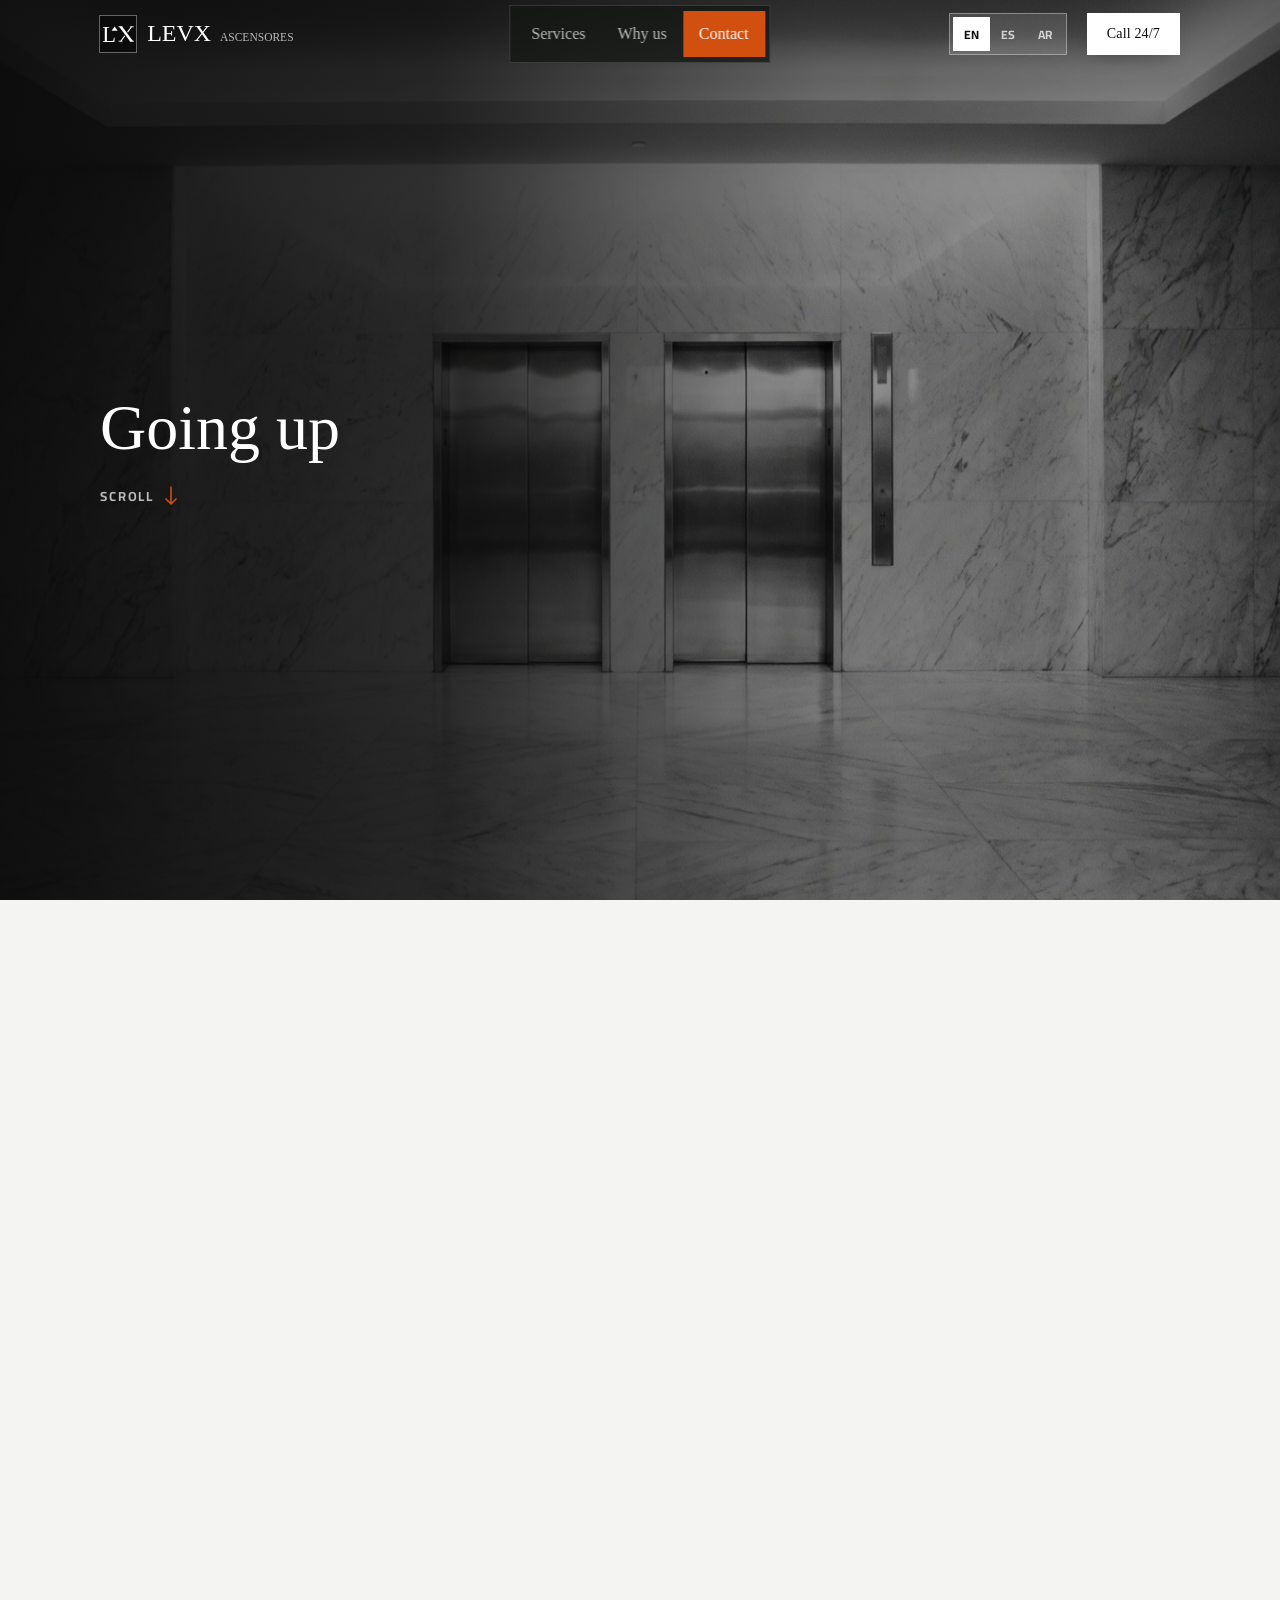
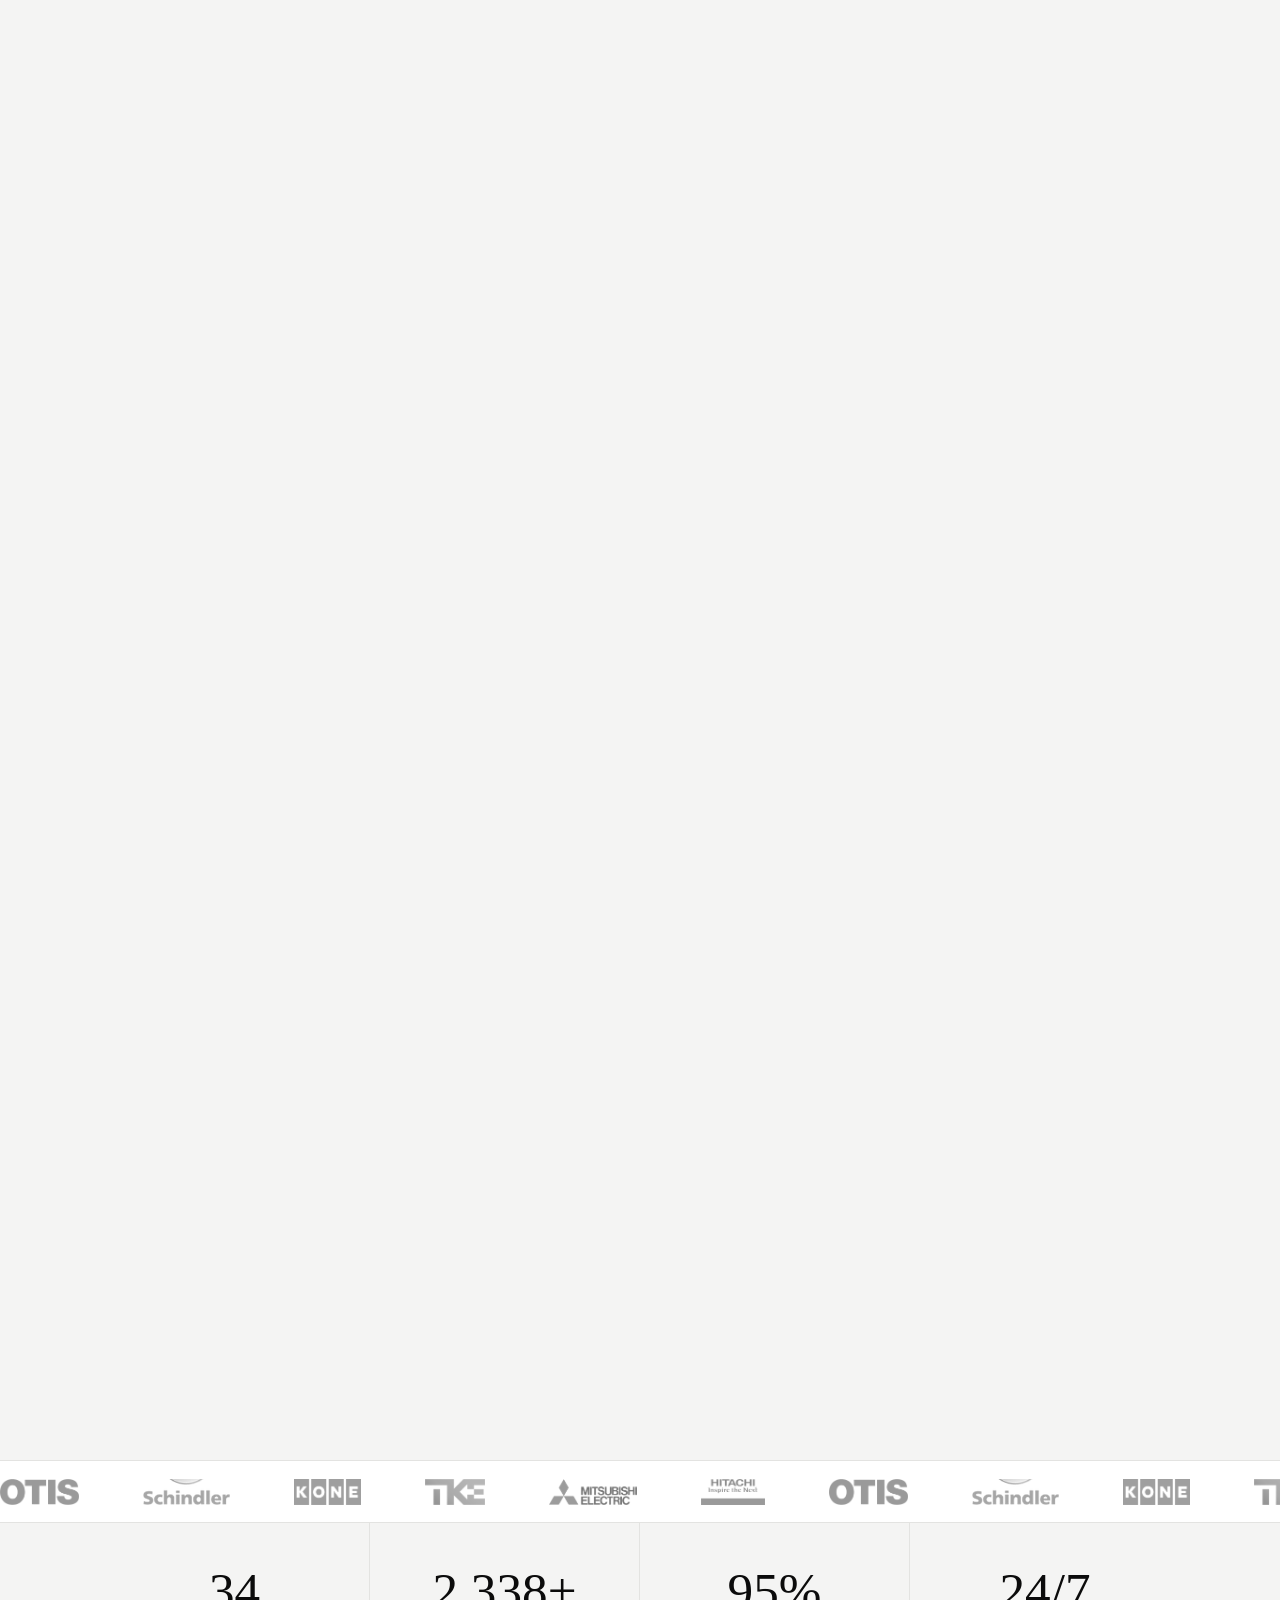
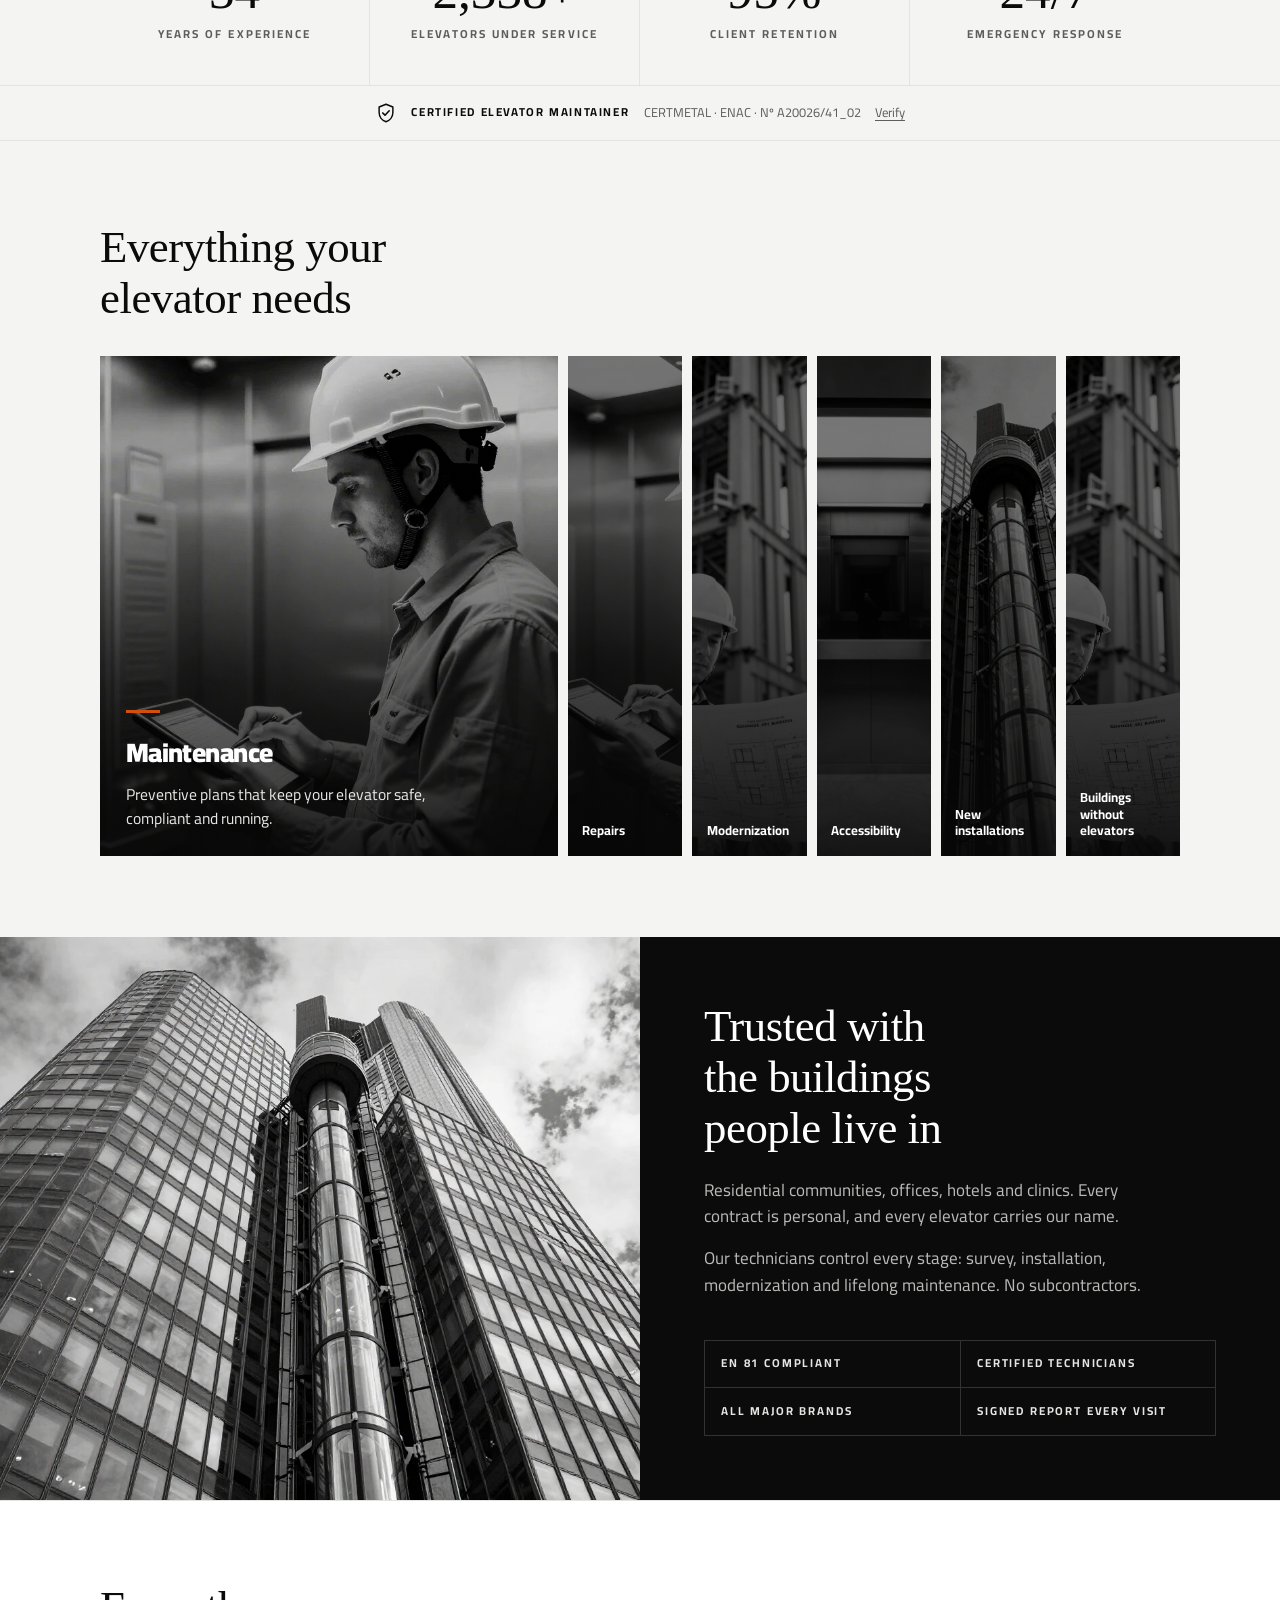
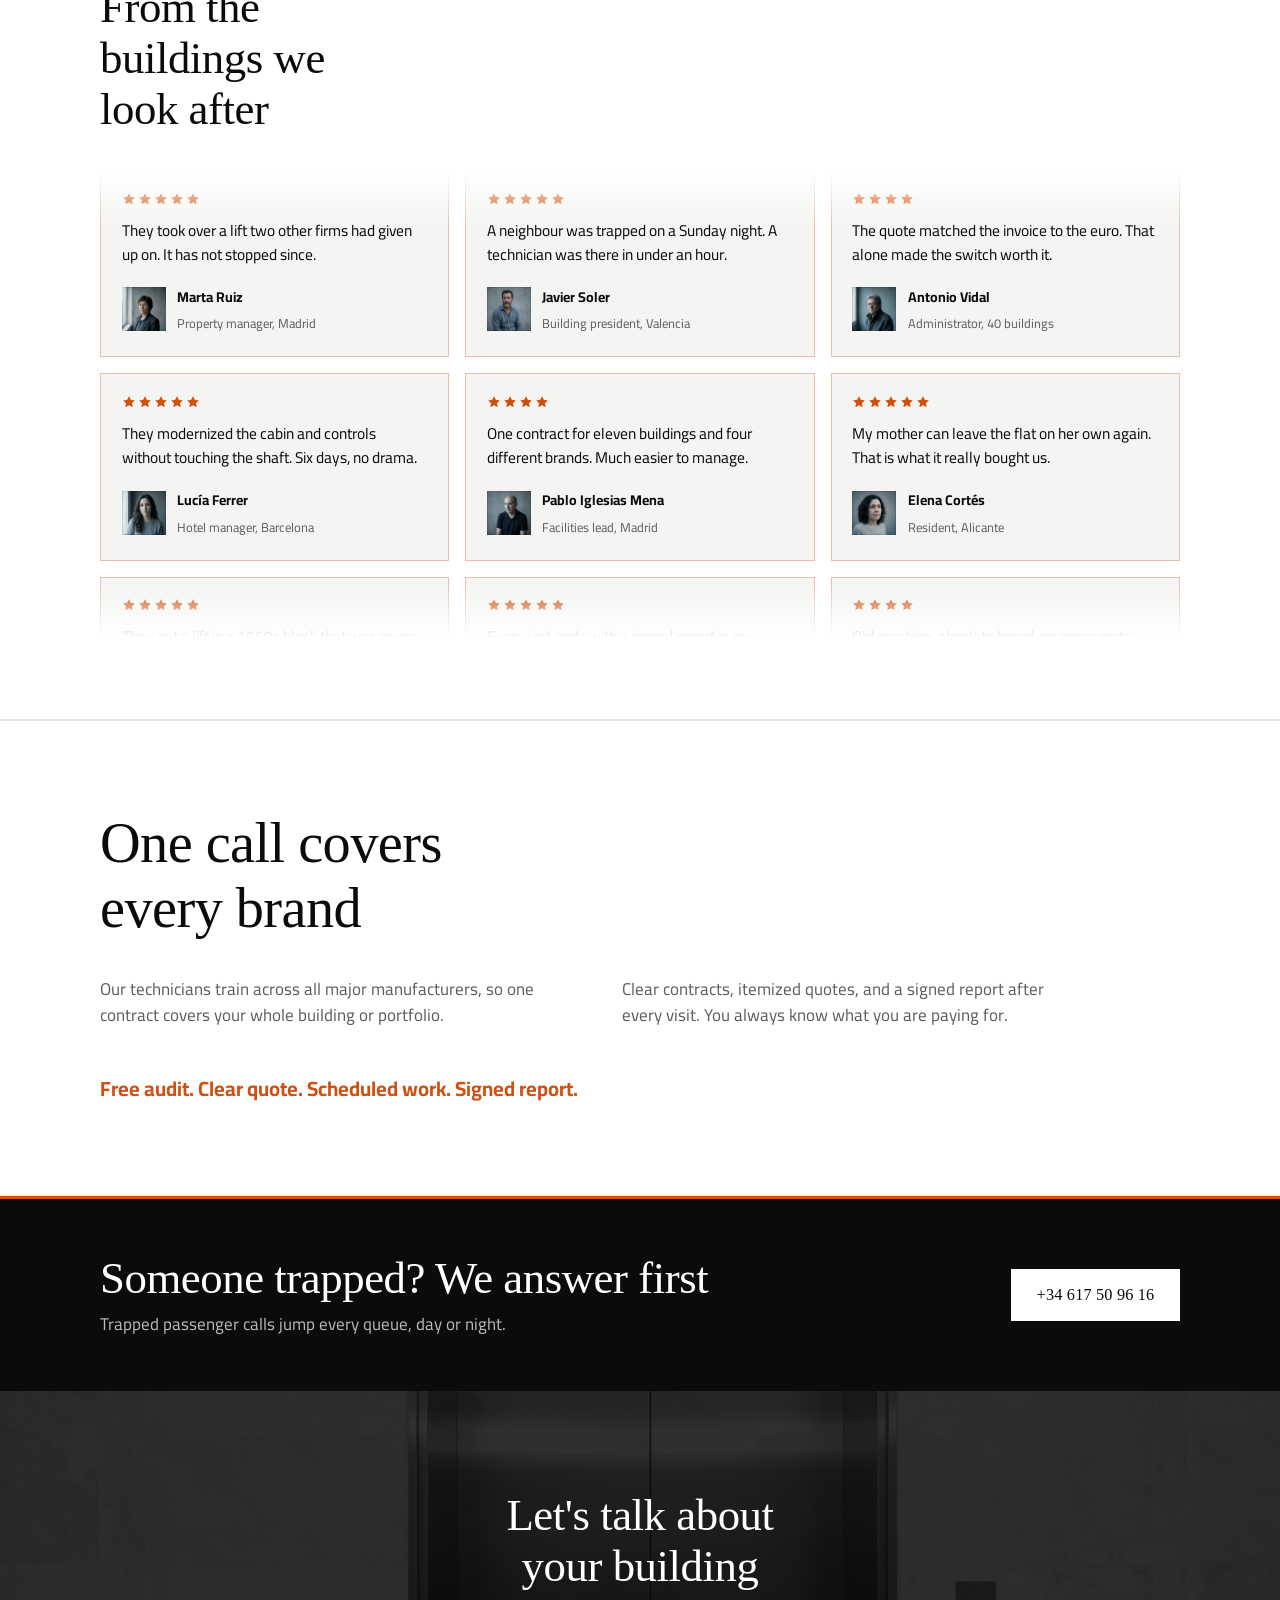
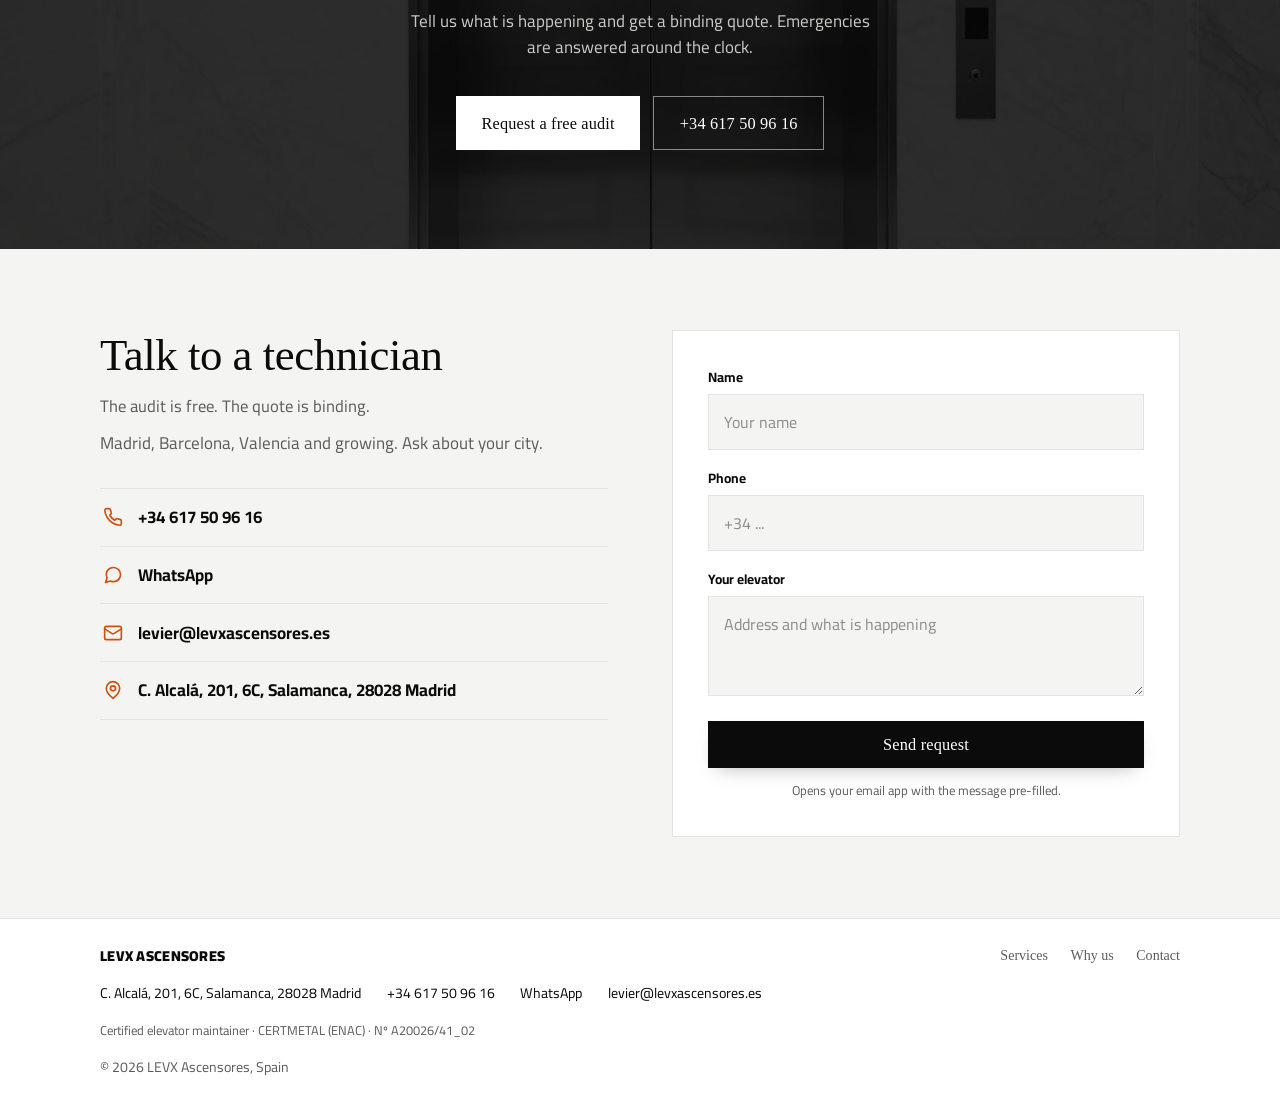
<file: index.html>
<!DOCTYPE html>
<html lang="en" dir="ltr">
<head>
<meta charset="UTF-8">
<meta name="viewport" content="width=device-width, initial-scale=1.0">
<title>LEVX Ascensores | Elevator maintenance and repair in Spain</title>
<meta name="description" content="LEVX Ascensores maintains, repairs and modernizes elevators of every brand across Spain. One contract, one call, around the clock.">
<link rel="preconnect" href="https://api.fontshare.com" crossorigin>
<link rel="preconnect" href="https://fonts.googleapis.com">
<link rel="preconnect" href="https://fonts.gstatic.com" crossorigin>
<link href="https://api.fontshare.com/v2/css?f[]=satoshi@400,500,700,900&display=swap" rel="stylesheet">
<link href="https://api.fontshare.com/v2/css?f[]=gambarino@400&display=swap" rel="stylesheet">
<link href="https://fonts.googleapis.com/css2?family=Cairo:wght@400;600;700;900&display=swap" rel="stylesheet">
<script src="motion.js"></script>
<link rel="stylesheet" href="styles.css">
<link rel="icon" type="image/png" sizes="32x32" href="/img/icon-32.png">
<link rel="icon" type="image/png" sizes="192x192" href="/img/icon-192.png">
<link rel="apple-touch-icon" href="/img/apple-touch-icon.png">
</head>
<body>

<header class="site-header" id="siteHeader">
  <div class="wrap header-row">
    <a class="brand" href="#top" aria-label="LEVX Ascensores, home">
      <svg class="brand-mark" viewBox="0 0 64 64" width="36" height="36" aria-hidden="true"><defs><clipPath id="xc-h"><rect x="0" y="22.5" width="64" height="27"/></clipPath></defs><rect width="64" height="64" fill="#0b0b0b"/><g transform="translate(0 -4)"><text x="4" y="50" font-family="Gambarino, Georgia, serif" font-size="40" fill="#fff">L</text><path d="M26 22.5 L31.5 30 H20.5 Z" fill="#fff"/><g stroke="#fff" clip-path="url(#xc-h)"><line x1="35" y1="20.5" x2="58" y2="51.5" stroke-width="4.5"/><line x1="58" y1="20.5" x2="49" y2="32.6" stroke-width="1.8"/><line x1="44" y1="39.4" x2="35" y2="51.5" stroke-width="1.8"/></g><path d="M33 23.2h7M53 23.2h7M33 48.8h7M53 48.8h7" stroke="#fff" stroke-width="1.4"/></g></svg>
      <span class="brand-text">
        <span class="brand-name">LEVX</span>
        <span class="brand-sub">Ascensores</span>
      </span>
    </a>
    <nav class="main-nav" aria-label="Main">
      <span class="nav-pill" aria-hidden="true"></span>
      <a href="#services" data-i18n="nav.services">Services</a>
      <a href="#why" data-i18n="nav.why">Why us</a>
      <a href="#contact" data-i18n="nav.contact">Contact</a>
    </nav>
    <div class="lang-switch" role="group" aria-label="Language">
      <button type="button" data-lang="en" class="active">EN</button>
      <button type="button" data-lang="es">ES</button>
      <button type="button" data-lang="ar">AR</button>
    </div>
    <a class="btn btn-primary btn-header" href="tel:+34617509616">
      <span data-i18n="header.cta">Call 24/7</span>
    </a>
  </div>
</header>

<main id="top">

  <section class="hero" id="hero">
    <div class="hero-stage">
      <div class="hero-bg" aria-hidden="true">
        <video id="heroVideo" poster="img/hero-poster.jpg" muted playsinline preload="auto" width="1600" height="900">
          <source src="img/hero.mp4" type="video/mp4">
        </video>
      </div>
      <div class="wrap hero-layers">
        <div class="hero-cue" id="heroCue">
          <p class="cue-line" data-i18n="hero.cue">Going up</p>
          <p class="cue-hint">
            <span data-i18n="hero.scroll">Scroll</span>
            <svg width="14" height="20" viewBox="0 0 14 20" fill="none" aria-hidden="true">
              <path d="M7 1v17m0 0l-5-5m5 5l5-5" stroke="#D1500F" stroke-width="1.6" stroke-linecap="round" stroke-linejoin="round"/>
            </svg>
          </p>
        </div>
        <div class="hero-copy" id="heroCopy">
          <h1 data-i18n="hero.title">Your elevator, in expert hands</h1>
          <p class="lede" data-i18n="hero.lede">Maintenance, repair and modernization for every brand in Spain. One contract, one call, around the clock.</p>
          <div class="hero-ctas">
            <a class="btn btn-primary" href="#contact" data-i18n="hero.cta">Request a free audit</a>
            <a class="btn btn-quiet" href="tel:+34617509616" dir="ltr">+34 617 50 96 16</a>
          </div>
        </div>
      </div>
    </div>
  </section>

  <div class="brands" aria-label="Brands we service">
    <div class="marquee" id="marquee">
      <img src="img/brands/otis.png" alt="Otis" width="335" height="110">
      <img src="img/brands/schindler.png" alt="Schindler" width="147" height="44">
      <img src="img/brands/kone.png" alt="KONE" width="283" height="110">
      <img src="img/brands/tkelevator.png" alt="TK Elevator" width="255" height="110">
      <img src="img/brands/mitsubishi.png" alt="Mitsubishi Electric" width="373" height="110">
      <img src="img/brands/hitachi.png" alt="Hitachi" width="268" height="110">
    </div>
  </div>

  <section class="stats" aria-label="LEVX in numbers">
    <div class="wrap stat-row">
      <div class="stat">
        <span class="stat-num" data-to="35">0</span>
        <span class="stat-label" data-i18n="stat1">Years of experience</span>
      </div>
      <div class="stat">
        <span class="stat-num" data-to="2400" data-suffix="+">0</span>
        <span class="stat-label" data-i18n="stat2">Elevators under service</span>
      </div>
      <div class="stat">
        <span class="stat-num" data-to="98" data-suffix="%">0</span>
        <span class="stat-label" data-i18n="stat3">Client retention</span>
      </div>
      <div class="stat">
        <span class="stat-num" dir="ltr">24/7</span>
        <span class="stat-label" data-i18n="stat4">Emergency response</span>
      </div>
    </div>
    <a class="cert-badge" href="https://www.fempa.es/download/61720/" target="_blank" rel="noopener">
      <svg class="cert-seal" viewBox="0 0 24 24" width="22" height="22" aria-hidden="true"><path d="M12 2.5 4.5 5.5v6c0 4.6 3.2 8.6 7.5 10 4.3-1.4 7.5-5.4 7.5-10v-6z" fill="none" stroke="currentColor" stroke-width="1.6" stroke-linejoin="round"/><path d="m8.5 12 2.4 2.4 4.6-4.8" fill="none" stroke="currentColor" stroke-width="1.8" stroke-linecap="round" stroke-linejoin="round"/></svg>
      <span class="cert-title" data-i18n="cert.title">Certified elevator maintainer</span>
      <span class="cert-meta" dir="ltr">CERTMETAL · ENAC · Nº A20026/41_02</span>
      <span class="cert-verify" data-i18n="cert.verify">Verify</span>
    </a>
  </section>

  <section class="services" id="services">
    <div class="wrap">
      <h2 class="reveal" data-i18n="services.title">Everything your elevator needs</h2>
      <div class="panels" id="panels">
        <button class="panel is-open" type="button" aria-expanded="true">
          <span class="panel-media" style="background-image:url(img/services/maintenance.jpg)"></span>
          <span class="panel-tab" data-i18n="svc1.name">Maintenance</span>
          <span class="panel-open">
            <span class="panel-name" data-i18n="svc1.name">Maintenance</span>
            <span class="panel-desc" data-i18n="svc1.desc">Preventive plans that keep your elevator safe, compliant and running.</span>
          </span>
        </button>
        <button class="panel" type="button" aria-expanded="false">
          <span class="panel-media" style="background-image:url(img/services/repairs.webp)"></span>
          <span class="panel-tab" data-i18n="svc2.name">Repairs</span>
          <span class="panel-open">
            <span class="panel-name" data-i18n="svc2.name">Repairs</span>
            <span class="panel-desc" data-i18n="svc2.desc">Fast diagnosis and repair for any brand, any age.</span>
          </span>
        </button>
        <button class="panel" type="button" aria-expanded="false">
          <span class="panel-media" style="background-image:url(img/services/modernization.jpg)"></span>
          <span class="panel-tab" data-i18n="svc3.name">Modernization</span>
          <span class="panel-open">
            <span class="panel-name" data-i18n="svc3.name">Modernization</span>
            <span class="panel-desc" data-i18n="svc3.desc">New controls, doors and cabins without replacing everything.</span>
          </span>
        </button>
        <button class="panel" type="button" aria-expanded="false">
          <span class="panel-media" style="background-image:url(img/services/accessibility.webp)"></span>
          <span class="panel-tab" data-i18n="svc4.name">Accessibility</span>
          <span class="panel-open">
            <span class="panel-name" data-i18n="svc4.name">Accessibility</span>
            <span class="panel-desc" data-i18n="svc4.desc">Stairlifts and adaptations for reduced mobility.</span>
          </span>
        </button>
        <button class="panel" type="button" aria-expanded="false">
          <span class="panel-media" style="background-image:url(img/services/installation.jpg)"></span>
          <span class="panel-tab" data-i18n="svc5.name">New installations</span>
          <span class="panel-open">
            <span class="panel-name" data-i18n="svc5.name">New installations</span>
            <span class="panel-desc" data-i18n="svc5.desc">From plan to commissioning in new buildings.</span>
          </span>
        </button>
        <button class="panel" type="button" aria-expanded="false">
          <span class="panel-media" style="background-image:url(img/services/retrofit.webp)"></span>
          <span class="panel-tab" data-i18n="svc6.name">Buildings without elevators</span>
          <span class="panel-open">
            <span class="panel-name" data-i18n="svc6.name">Buildings without elevators</span>
            <span class="panel-desc" data-i18n="svc6.desc">We fit elevators into buildings never designed for one.</span>
          </span>
        </button>
      </div>
    </div>
  </section>


  <section class="buildings" id="buildings">
    <div class="buildings-split">
      <img src="img/building-tower.webp" alt="A glass elevator running up the outside of an office tower" loading="lazy" width="1280" height="838">
      <div class="buildings-copy">
        <h2 data-i18n="bld.title">Trusted with the buildings people live in</h2>
        <p data-i18n="bld.p1">Residential communities, offices, hotels and clinics. Every contract is personal, and every elevator carries our name.</p>
        <p data-i18n="bld.p2">Our technicians control every stage: survey, installation, modernization and lifelong maintenance. No subcontractors.</p>
        <ul class="creds">
          <li data-i18n="bld.c1">EN 81 compliant</li>
          <li data-i18n="bld.c2">Certified technicians</li>
          <li data-i18n="bld.c3">All major brands</li>
          <li data-i18n="bld.c4">Signed report every visit</li>
        </ul>
      </div>
    </div>
  </section>

  <section class="voices" id="voices">
    <div class="wrap">
      <h2 class="reveal" data-i18n="voices.title">From the buildings we look after</h2>
      <div class="voice-cols" id="voiceCols">
        <div class="voice-col" data-speed="46"></div>
        <div class="voice-col" data-speed="58"></div>
        <div class="voice-col" data-speed="52"></div>
      </div>
      <div class="mobile-voices" id="mobileVoices" tabindex="0">
        <div class="voice-row"></div>
        <div class="voice-row"></div>
      </div>
    </div>
  </section>

  <section class="why" id="why">
    <div class="wrap">
      <h2 class="statement reveal" data-i18n="why.title">One call covers every brand</h2>
      <div class="why-cols">
        <p class="reveal" data-i18n="why.p1">Our technicians train across all major manufacturers, so one contract covers your whole building or portfolio.</p>
        <p class="reveal" data-i18n="why.p2">Clear contracts, itemized quotes, and a signed report after every visit. You always know what you are paying for.</p>
      </div>
      <p class="process-line reveal" data-i18n="why.process">Free audit. Clear quote. Scheduled work. Signed report.</p>
    </div>
  </section>

  <section class="emergency">
    <div class="wrap emergency-row">
      <div>
        <h2 data-i18n="emerg.title">Someone trapped? We answer first</h2>
        <p data-i18n="emerg.sub">Trapped passenger calls jump every queue, day or night.</p>
      </div>
      <a class="btn btn-invert" href="tel:+34617509616" dir="ltr">+34 617 50 96 16</a>
    </div>
  </section>

  <section class="cta-dark">
    <div class="wrap cta-inner">
      <h2 data-i18n="cta.title">Let's talk about your building</h2>
      <p data-i18n="cta.sub">Tell us what is happening and get a binding quote. Emergencies are answered around the clock.</p>
      <div class="cta-btns">
        <a class="btn btn-invert" href="#contact" data-i18n="cta.primary">Request a free audit</a>
        <a class="btn btn-ghost" href="tel:+34617509616" dir="ltr">+34 617 50 96 16</a>
      </div>
    </div>
  </section>

  <section class="contact" id="contact">
    <div class="wrap contact-grid">
      <div>
        <h2 class="reveal" data-i18n="contact.title">Talk to a technician</h2>
        <p class="lede reveal" data-i18n="contact.sub">The audit is free. The quote is binding.</p>
        <p class="coverage-line reveal" data-i18n="contact.coverage">Madrid, Barcelona, Valencia and growing. Ask about your city.</p>

        <div class="channels reveal">
          <a class="channel" href="tel:+34617509616">
            <svg width="20" height="20" viewBox="0 0 24 24" fill="none" stroke="currentColor" stroke-width="2" stroke-linecap="round" stroke-linejoin="round" aria-hidden="true"><path d="M22 16.92v3a2 2 0 0 1-2.18 2 19.79 19.79 0 0 1-8.63-3.07 19.5 19.5 0 0 1-6-6 19.79 19.79 0 0 1-3.07-8.67A2 2 0 0 1 4.11 2h3a2 2 0 0 1 2 1.72c.127.96.361 1.903.7 2.81a2 2 0 0 1-.45 2.11L8.09 9.91a16 16 0 0 0 6 6l1.27-1.27a2 2 0 0 1 2.11-.45c.907.339 1.85.573 2.81.7A2 2 0 0 1 22 16.92z"/></svg>
            <span dir="ltr">+34 617 50 96 16</span>
          </a>
          <a class="channel" href="https://wa.me/34617509616">
            <svg width="20" height="20" viewBox="0 0 24 24" fill="none" stroke="currentColor" stroke-width="2" stroke-linecap="round" stroke-linejoin="round" aria-hidden="true"><path d="M21 11.5a8.38 8.38 0 0 1-.9 3.8 8.5 8.5 0 0 1-7.6 4.7 8.38 8.38 0 0 1-3.8-.9L3 21l1.9-5.7a8.38 8.38 0 0 1-.9-3.8 8.5 8.5 0 0 1 4.7-7.6 8.38 8.38 0 0 1 3.8-.9h.5a8.48 8.48 0 0 1 8 8v.5z"/></svg>
            <span>WhatsApp</span>
          </a>
          <a class="channel" href="mailto:levier@levxascensores.es">
            <svg width="20" height="20" viewBox="0 0 24 24" fill="none" stroke="currentColor" stroke-width="2" stroke-linecap="round" stroke-linejoin="round" aria-hidden="true"><rect x="2" y="4" width="20" height="16" rx="2"/><path d="m22 7-8.97 5.7a1.94 1.94 0 0 1-2.06 0L2 7"/></svg>
            <span>levier@levxascensores.es</span>
          </a>
          <a class="channel" href="https://www.google.com/maps/search/?api=1&amp;query=C.+Alcal%C3%A1+201,+28028+Madrid" target="_blank" rel="noopener">
            <svg width="20" height="20" viewBox="0 0 24 24" fill="none" stroke="currentColor" stroke-width="2" stroke-linecap="round" stroke-linejoin="round" aria-hidden="true"><path d="M20 10c0 6-8 12-8 12s-8-6-8-12a8 8 0 0 1 16 0Z"/><circle cx="12" cy="10" r="3"/></svg>
            <span>C. Alcalá, 201, 6C, Salamanca, 28028 Madrid</span>
          </a>
        </div>
      </div>

      <form class="contact-form reveal" id="contactForm">
        <div class="field">
          <label for="f-name" data-i18n="form.name">Name</label>
          <input id="f-name" name="name" type="text" autocomplete="name" required data-i18n-ph="form.namePh" placeholder="Your name">
        </div>
        <div class="field">
          <label for="f-phone" data-i18n="form.phone">Phone</label>
          <input id="f-phone" name="phone" type="tel" autocomplete="tel" required placeholder="+34 ...">
        </div>
        <div class="field">
          <label for="f-msg" data-i18n="form.msg">Your elevator</label>
          <textarea id="f-msg" name="message" data-i18n-ph="form.msgPh" placeholder="Address and what is happening"></textarea>
        </div>
        <button class="btn btn-primary btn-block" type="submit" data-i18n="form.send">Send request</button>
        <p class="form-note" data-i18n="form.note">Opens your email app with the message pre-filled.</p>
      </form>
    </div>
  </section>
</main>

<footer class="site-footer">
  <div class="wrap footer-row">
    <span class="brand-name">LEVX ASCENSORES</span>
    <nav aria-label="Footer">
      <a href="#services" data-i18n="nav.services2">Services</a>
      <a href="#why" data-i18n="nav.why2">Why us</a>
      <a href="#contact" data-i18n="nav.contact2">Contact</a>
    </nav>
    <address class="footer-contact">
      <a href="https://www.google.com/maps/search/?api=1&amp;query=C.+Alcal%C3%A1+201,+28028+Madrid" target="_blank" rel="noopener">C. Alcalá, 201, 6C, Salamanca, 28028 Madrid</a>
      <a href="tel:+34617509616" dir="ltr">+34 617 50 96 16</a>
      <a href="https://wa.me/34617509616">WhatsApp</a>
      <a href="mailto:levier@levxascensores.es">levier@levxascensores.es</a>
    </address>
    <a class="footer-cert" href="https://www.fempa.es/download/61720/" target="_blank" rel="noopener"><span data-i18n="cert.title">Certified elevator maintainer</span> · <bdi dir="ltr">CERTMETAL (ENAC) · Nº A20026/41_02</bdi></a>
    <span class="copy" data-i18n="footer.copy">© 2026 LEVX Ascensores, Spain</span>
  </div>
</footer>

<button type="button" class="motion-toggle" id="motionToggle" hidden>Enable animations</button>
<script src="script.js"></script>
</body>
</html>
</file>
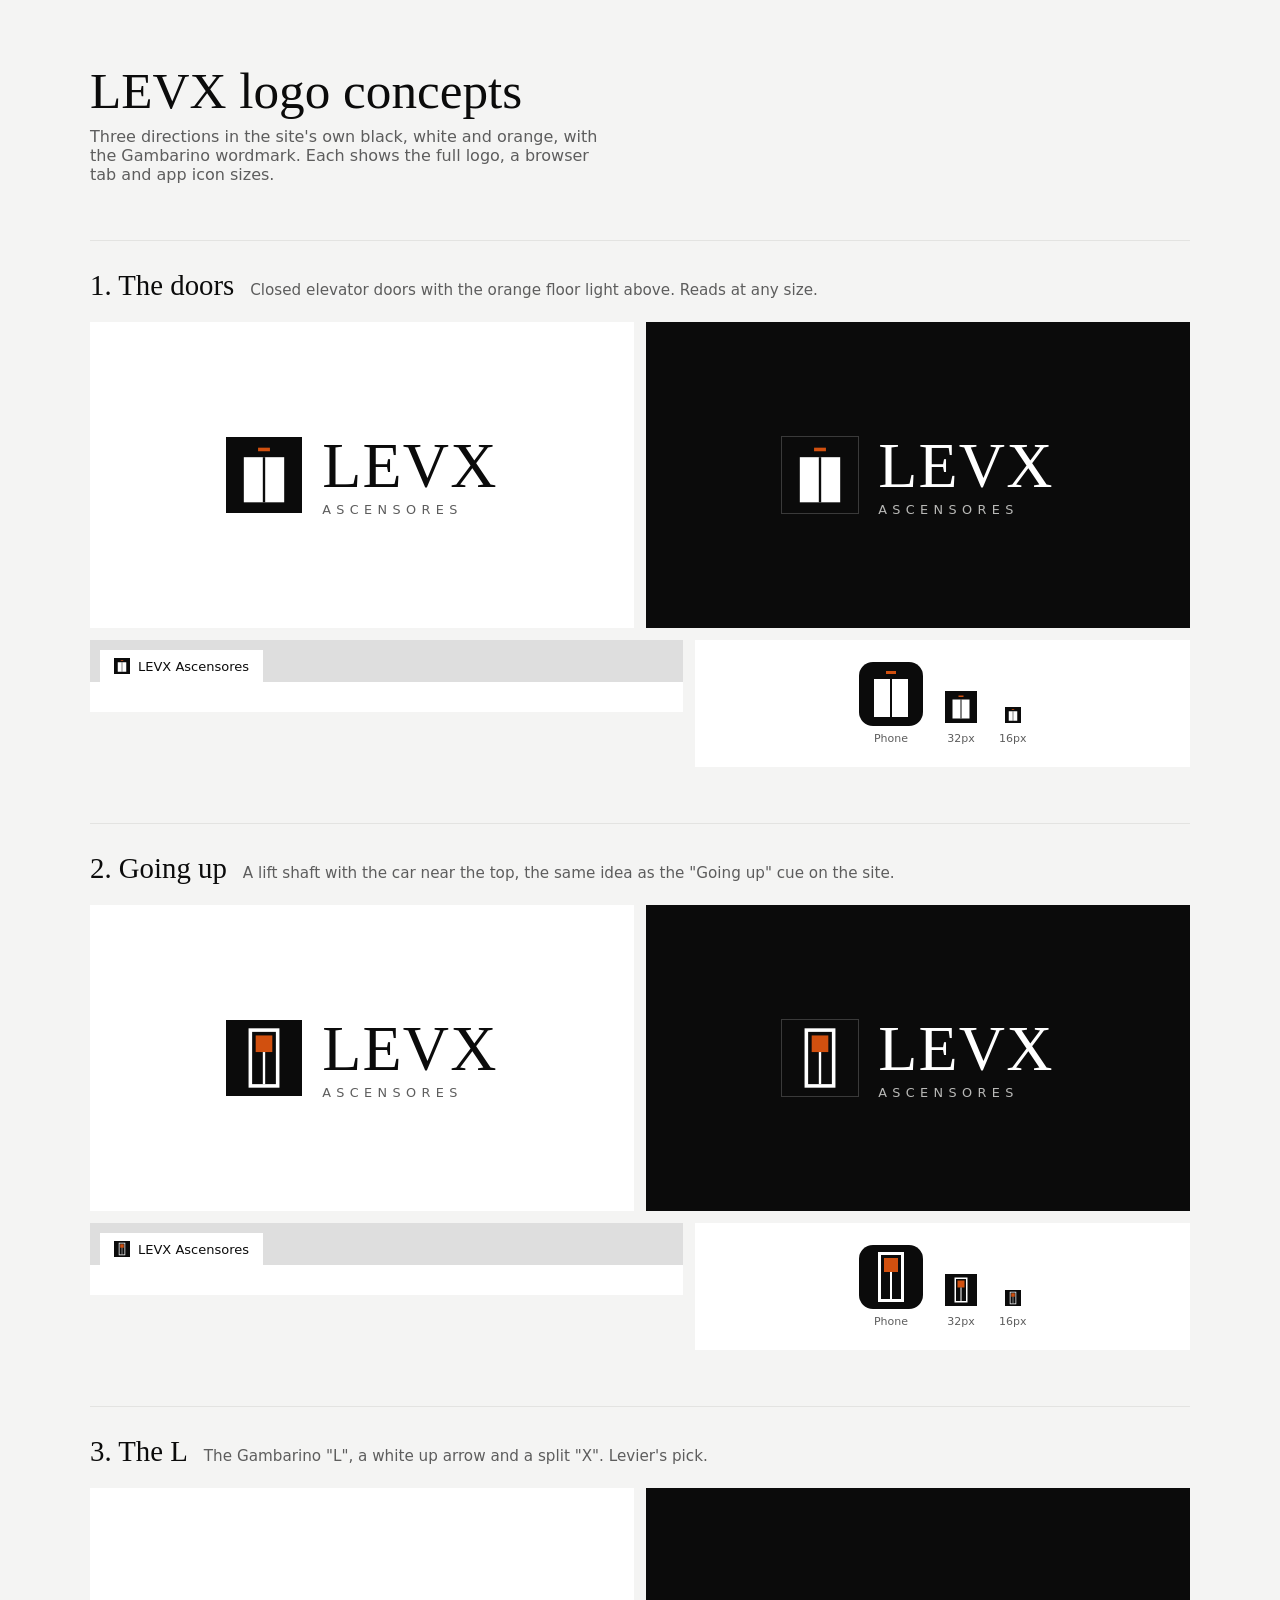
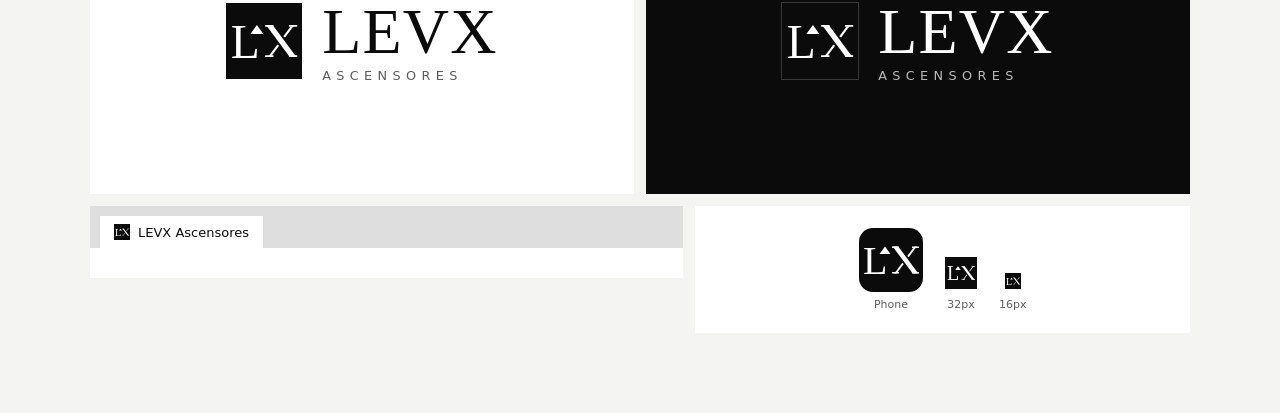
<file: logo/index.html>
<!doctype html>
<html lang="en">
<head>
<meta charset="utf-8">
<meta name="viewport" content="width=device-width, initial-scale=1">
<meta name="robots" content="noindex">
<title>LEVX logo concepts</title>
<link href="https://api.fontshare.com/v2/css?f[]=satoshi@400,500,700&f[]=gambarino@400&display=swap" rel="stylesheet">
<style>
  :root { --bg:#f4f4f3; --surface:#fff; --ink:#0b0b0b; --ink-2:#5d5d5d; --line:#e3e3e1; --spark:#d1500f; }
  * { box-sizing: border-box; margin: 0; }
  body { font-family: "Satoshi", system-ui, sans-serif; background: var(--bg); color: var(--ink); -webkit-font-smoothing: antialiased; padding: clamp(24px, 5vw, 64px) 16px 80px; }
  .wrap { max-width: 1100px; margin: 0 auto; }
  h1 { font-family: "Gambarino", Georgia, serif; font-weight: 400; font-size: clamp(2rem, 5vw, 3.2rem); line-height: 1.05; }
  .lede { color: var(--ink-2); margin-top: .6rem; max-width: 52ch; }
  .concept { margin-top: 56px; border-top: 1px solid var(--line); padding-top: 28px; }
  .concept header { display: flex; align-items: baseline; gap: 1rem; flex-wrap: wrap; margin-bottom: 20px; }
  .concept h2 { font-family: "Gambarino", Georgia, serif; font-weight: 400; font-size: 1.8rem; }
  .concept header p { color: var(--ink-2); font-size: .95rem; }
  .boards { display: grid; grid-template-columns: 1fr 1fr; gap: 12px; }
  .board { aspect-ratio: 16 / 9; display: grid; place-items: center; background: var(--surface); }
  .board.dark { background: var(--ink); color: #fff; }
  .lockup { display: flex; align-items: center; gap: clamp(12px, 2vw, 20px); }
  .lockup svg { width: clamp(48px, 7vw, 76px); height: auto; flex: none; }
  .word { line-height: 1; }
  .word b { display: block; font-family: "Gambarino", Georgia, serif; font-weight: 400; font-size: clamp(2.4rem, 6vw, 4rem); letter-spacing: .02em; }
  .word span { display: block; margin-top: .45em; font-size: clamp(.62rem, 1.1vw, .8rem); font-weight: 500; letter-spacing: .42em; text-transform: uppercase; color: var(--ink-2); }
  .dark .word span { color: #b9b9b7; }
  .dark .lockup svg { outline: 1px solid #3a3a3a; }
  .row { display: grid; grid-template-columns: 1.2fr 1fr; gap: 12px; margin-top: 12px; }
  .tab { background: #dedede; padding: 10px 10px 0; }
  .tab div { display: inline-flex; align-items: center; gap: 8px; background: #fff; padding: 8px 14px; font-size: 13px; }
  .tab svg { width: 16px; height: 16px; }
  .tab + .bar { background: #fff; height: 30px; }
  .sizes { background: var(--surface); display: flex; align-items: end; justify-content: center; gap: 22px; padding: 22px; }
  .sizes figure { text-align: center; font-size: 11px; color: var(--ink-2); }
  .sizes figcaption { margin-top: 6px; }
  .phone { width: 64px; height: 64px; border-radius: 14px; overflow: hidden; display: block; }
  .phone svg { width: 100%; height: 100%; }
  @media (max-width: 720px) { .boards, .row { grid-template-columns: 1fr; } }
</style>
</head>
<body>
<main class="wrap">
  <h1>LEVX logo concepts</h1>
  <p class="lede">Three directions in the site's own black, white and orange, with the Gambarino wordmark. Each shows the full logo, a browser tab and app icon sizes.</p>

  <!-- 1. Doors -->
  <section class="concept">
    <header><h2>1. The doors</h2><p>Closed elevator doors with the orange floor light above. Reads at any size.</p></header>
    <template id="m1"><svg viewBox="0 0 64 64" aria-hidden="true"><rect width="64" height="64" fill="#0b0b0b"/><rect x="27" y="9" width="10" height="3" fill="#d1500f"/><rect x="15" y="17" width="34" height="38" fill="#fff"/><rect x="31" y="17" width="2" height="38" fill="#0b0b0b"/></svg></template>
  </section>

  <!-- 2. Shaft -->
  <section class="concept">
    <header><h2>2. Going up</h2><p>A lift shaft with the car near the top, the same idea as the "Going up" cue on the site.</p></header>
    <template id="m2"><svg viewBox="0 0 64 64" aria-hidden="true"><rect width="64" height="64" fill="#0b0b0b"/><rect x="20.5" y="8.5" width="23" height="47" fill="none" stroke="#fff" stroke-width="3"/><rect x="25" y="13" width="14" height="14" fill="#d1500f"/><rect x="31" y="27" width="2" height="27" fill="#fff"/></svg></template>
  </section>

  <!-- 3. Monogram -->
  <section class="concept">
    <header><h2>3. The L</h2><p>The Gambarino "L", a white up arrow and a split "X". Levier's pick.</p></header>
    <template id="m3"><svg viewBox="0 0 64 64" aria-hidden="true"><defs><clipPath id="xc"><rect x="0" y="22.5" width="64" height="27"/></clipPath></defs><rect width="64" height="64" fill="#0b0b0b"/><g transform="translate(0 -4)"><text x="4" y="50" font-family="Gambarino, Georgia, serif" font-size="40" fill="#fff">L</text><path d="M26 22.5 L31.5 30 H20.5 Z" fill="#fff"/><g stroke="#fff" clip-path="url(#xc)"><line x1="35" y1="20.5" x2="58" y2="51.5" stroke-width="4.5"/><line x1="58" y1="20.5" x2="49" y2="32.6" stroke-width="1.8"/><line x1="44" y1="39.4" x2="35" y2="51.5" stroke-width="1.8"/></g><path d="M33 23.2h7M53 23.2h7M33 48.8h7M53 48.8h7" stroke="#fff" stroke-width="1.4"/></g></svg></template>
  </section>
</main>

<script>
  // ponytail: one template per mark, cloned into every preview so the concepts can't drift apart
  document.querySelectorAll(".concept").forEach(sec => {
    const mark = () => sec.querySelector("template").content.firstElementChild.cloneNode(true).outerHTML;
    const word = '<div class="word"><b>LEVX</b><span>Ascensores</span></div>';
    sec.insertAdjacentHTML("beforeend", `
      <div class="boards">
        <div class="board"><div class="lockup">${mark()}${word}</div></div>
        <div class="board dark"><div class="lockup">${mark()}${word}</div></div>
      </div>
      <div class="row">
        <div><div class="tab"><div>${mark()} LEVX Ascensores</div></div><div class="bar"></div></div>
        <div class="sizes">
          <figure><span class="phone">${mark()}</span><figcaption>Phone</figcaption></figure>
          <figure>${mark().replace("<svg", '<svg width="32" height="32"')}<figcaption>32px</figcaption></figure>
          <figure>${mark().replace("<svg", '<svg width="16" height="16"')}<figcaption>16px</figcaption></figure>
        </div>
      </div>`);
  });
</script>
</body>
</html>
</file>
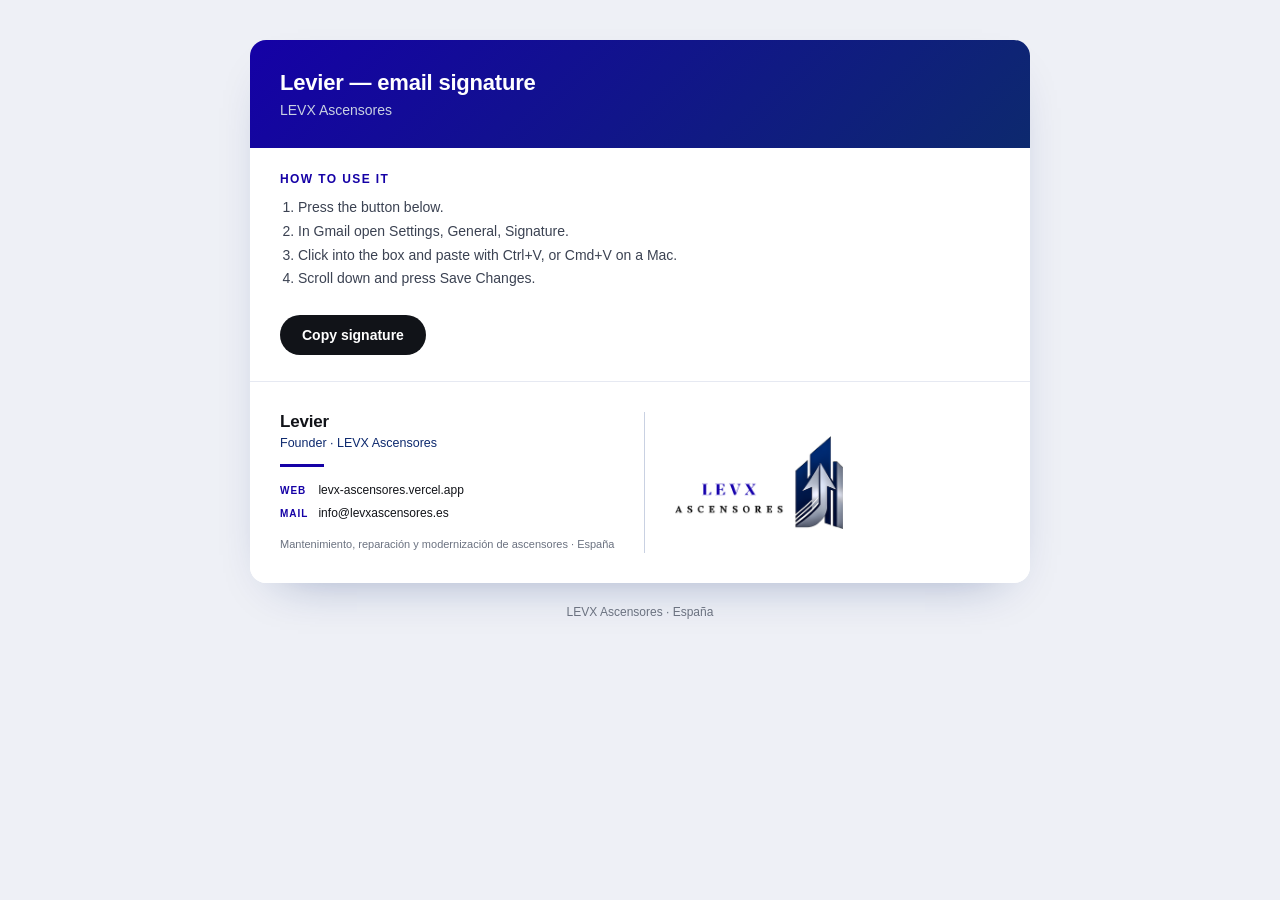
<file: esignature/index-v1.html>
<!DOCTYPE html>
<html lang="en"><head><meta charset="utf-8"><meta name="viewport" content="width=device-width, initial-scale=1">
<title>Levier - LEVX Ascensores email signature</title><style>
  *{box-sizing:border-box}
  body{margin:0;background:#eef0f6;font-family:-apple-system,BlinkMacSystemFont,'Segoe UI',Roboto,Helvetica,Arial,sans-serif;color:#111318}
  .wrap{max-width:820px;margin:0 auto;padding:40px 20px 80px}
  .card{background:#fff;border-radius:16px;box-shadow:0 20px 50px -30px rgba(13,41,110,.45);overflow:hidden}
  .head{background:linear-gradient(135deg,#1501A6,#0D296E);color:#fff;padding:30px}
  .head h1{margin:0 0 6px;font-size:22px;font-weight:700;letter-spacing:-.2px}
  .head p{margin:0;font-size:14px;color:#c9d1e2}
  .steps{padding:24px 30px 6px}
  .steps h2{margin:0 0 10px;font-size:12px;letter-spacing:1.4px;text-transform:uppercase;color:#1501A6}
  .steps ol{margin:0;padding-left:18px;font-size:14px;line-height:1.7;color:#3b4252}
  .btnrow{padding:18px 30px 26px}
  .btn{appearance:none;border:0;background:#111318;color:#fff;font:inherit;font-weight:700;font-size:14px;padding:12px 22px;border-radius:999px;cursor:pointer}
  .btn:active{transform:scale(.96)}
  .sigbox{padding:30px;border-top:1px solid #e6e9f2;background:#fff}
  .foot{margin-top:22px;text-align:center;font-size:12px;color:#6b7280}
</style></head>
<body>
<div class="wrap">
  <div class="card">
    <div class="head"><h1>Levier &mdash; email signature</h1><p>LEVX Ascensores</p></div>
    <div class="steps">
      <h2>How to use it</h2>
      <ol>
        <li>Press the button below.</li>
        <li>In Gmail open Settings, General, Signature.</li>
        <li>Click into the box and paste with Ctrl+V, or Cmd+V on a Mac.</li>
        <li>Scroll down and press Save Changes.</li>
      </ol>
    </div>
    <div class="btnrow"><button class="btn" onclick="copySig(this)">Copy signature</button></div>
    <div class="sigbox"><div id="sig"><table role="presentation" cellpadding="0" cellspacing="0" border="0" style="border-collapse:collapse;max-width:600px;font-family:Verdana,Geneva,Tahoma,Arial,sans-serif;">
  <tr>
    <td valign="top" style="padding-right:30px;">
      <div style="font-family:Verdana,Geneva,Tahoma,Arial,sans-serif;font-size:17px;font-weight:bold;color:#111318;letter-spacing:-.2px;">Levier</div>
      <div style="margin-top:4px;font-family:Verdana,Geneva,Tahoma,Arial,sans-serif;font-size:12.5px;color:#0D296E;">Founder &middot; LEVX Ascensores</div>
      <div style="margin-top:14px;width:44px;height:3px;background-color:#1501A6;font-size:0;line-height:0;">&nbsp;</div>

      <table role="presentation" cellpadding="0" cellspacing="0" border="0" style="border-collapse:collapse;margin-top:16px;">
        <tr>
          <td valign="middle" style="padding-right:10px;padding-bottom:9px;font-family:Verdana,Geneva,Tahoma,Arial,sans-serif;font-size:10px;font-weight:bold;letter-spacing:1px;color:#1501A6;">WEB</td>
          <td valign="middle" style="padding-bottom:9px;font-family:Verdana,Geneva,Tahoma,Arial,sans-serif;font-size:12px;color:#111318;"><a href="https://levx-ascensores.vercel.app" target="_blank" style="text-decoration:none;color:#111318;">levx-ascensores.vercel.app</a></td>
        </tr>
        <tr>
          <td valign="middle" style="padding-right:10px;padding-bottom:0;font-family:Verdana,Geneva,Tahoma,Arial,sans-serif;font-size:10px;font-weight:bold;letter-spacing:1px;color:#1501A6;">MAIL</td>
          <td valign="middle" style="padding-bottom:0;font-family:Verdana,Geneva,Tahoma,Arial,sans-serif;font-size:12px;color:#111318;"><a href="mailto:info@levxascensores.es" style="text-decoration:none;color:#111318;">info@levxascensores.es</a></td>
        </tr>
      </table>

      <div style="margin-top:16px;font-size:11px;color:#6b7280;line-height:1.5;font-family:Verdana,Geneva,Tahoma,Arial,sans-serif;">Mantenimiento, reparaci&oacute;n y modernizaci&oacute;n de ascensores &middot; Espa&ntilde;a</div>
    </td>
    <td style="width:1px;background-color:#C9D1E2;font-size:0;line-height:0;">&nbsp;</td>
    <td valign="middle" style="padding-left:30px;text-align:center;white-space:nowrap;">
      <a href="https://levx-ascensores.vercel.app" target="_blank" style="text-decoration:none;"><img src="[data-uri]" width="168" alt="LEVX Ascensores" style="display:block;border:0;max-width:168px;height:auto;"></a>
    </td>
  </tr>
</table></div></div>
  </div>
  <div class="foot">LEVX Ascensores &middot; Espa&ntilde;a</div>
</div>
<script>
  function copySig(btn){
    var range = document.createRange();
    range.selectNode(document.getElementById('sig'));
    var sel = window.getSelection();
    sel.removeAllRanges(); sel.addRange(range);
    var old = btn.textContent;
    try { btn.textContent = document.execCommand('copy') ? 'Copied. Now paste into Gmail' : 'Press Ctrl+C to copy'; }
    catch(e) { btn.textContent = 'Press Ctrl+C to copy'; }
    setTimeout(function(){ btn.textContent = old; }, 3000);
  }
</script>
</body></html>
</file>
<file: styles.css>
/* LEVX Ascensores
   Black and white, one dark orange accent.
   Shape rule: everything square, radius 0 across the board. */

:root {
  --bg: #f4f4f3;
  --surface: #ffffff;
  --ink: #0b0b0b;
  --ink-2: #5d5d5d;
  --accent: #0b0b0b;
  --accent-deep: #2c2c2c;
  --spark: #d1500f;
  --line: #e3e3e1;
  --font-display: "Gambarino", "Satoshi", Georgia, serif;
  --r-media: 0px;
  --ease: cubic-bezier(0.16, 1, 0.3, 1);
}

* { margin: 0; padding: 0; box-sizing: border-box; }

html { scroll-behavior: smooth; overflow-x: clip; }

body {
  font-family: "Satoshi", "Cairo", system-ui, -apple-system, sans-serif;
  background: var(--bg);
  color: var(--ink);
  font-size: 17px;
  line-height: 1.55;
  -webkit-font-smoothing: antialiased;
  -moz-osx-font-smoothing: grayscale;
  overflow-x: clip;
}

[lang="ar"] body { font-family: "Cairo", "Satoshi", system-ui, sans-serif; }
[dir="rtl"] { --dir: -1; }
:root { --dir: 1; }

::selection { background: var(--spark); color: #fff; }

img { max-width: 100%; display: block; }
a { color: inherit; }
h1, h2 { font-family: var(--font-display); font-weight: 400; text-wrap: balance; letter-spacing: -0.01em; }
[lang="ar"] h1, [lang="ar"] h2 { font-family: "Cairo", sans-serif; font-weight: 900; letter-spacing: 0; }
[lang="ar"] .btn,
[lang="ar"] .main-nav a,
[lang="ar"] .site-footer nav a { font-family: "Cairo", sans-serif; font-weight: 700; letter-spacing: 0; }

.wrap {
  max-width: 1160px;
  margin-inline: auto;
  padding-inline: clamp(1.25rem, 4vw, 2.5rem);
}

/* ---------- Buttons ---------- */

.btn {
  display: inline-flex;
  align-items: center;
  justify-content: center;
  gap: 0.5rem;
  text-decoration: none;
  font-family: var(--font-display);
  font-weight: 400;
  font-size: 1.02rem;
  letter-spacing: 0.01em;
  padding: 0.85rem 1.6rem;
  border-radius: 0;
  border: 0;
  cursor: pointer;
  transition: background 0.2s, color 0.2s, transform 0.25s var(--ease), box-shadow 0.25s;
}

.btn:active { transform: scale(0.96); }

.btn-primary {
  background: var(--accent);
  color: #fff;
  box-shadow: 0 8px 20px -10px rgba(11, 11, 11, 0.35);
}

.btn-primary:hover { background: var(--accent-deep); transform: translateY(-1px); }

.btn-quiet {
  background: transparent;
  color: var(--ink);
  border: 1.5px solid var(--line);
}

.btn-quiet:hover { border-color: var(--ink-2); transform: translateY(-1px); }

.btn-invert {
  background: #fff;
  color: var(--ink);
}

.btn-invert:hover { transform: translateY(-1px); box-shadow: 0 10px 24px -12px rgba(0, 0, 0, 0.35); }

.btn-block { width: 100%; }

.btn-header { padding: 0.65rem 1.25rem; font-size: 0.88rem; }

/* ---------- Header ---------- */

.site-header {
  position: fixed;
  top: 0; left: 0; right: 0;
  z-index: 50;
  background: color-mix(in oklab, var(--bg) 82%, transparent);
  backdrop-filter: blur(12px);
  border-bottom: 1px solid transparent;
  transition: border-color 0.3s;
}

.site-header.scrolled { border-color: var(--line); }

/* Over the hero video the bar is transparent and everything in it turns white */
.site-header.over-hero {
  background: transparent;
  backdrop-filter: none;
  border-color: transparent;
}
.site-header.over-hero .brand-name { color: #fff; }
.site-header.over-hero .brand-sub { color: rgba(255, 255, 255, 0.7); }
.site-header.over-hero .lang-switch {
  background: rgba(255, 255, 255, 0.12);
  border-color: rgba(255, 255, 255, 0.35);
}
.site-header.over-hero .lang-switch button { color: rgba(255, 255, 255, 0.75); }
.site-header.over-hero .lang-switch button.active { background: #fff; color: var(--ink); }
.site-header.over-hero .btn-primary { background: #fff; color: var(--ink); }

.header-row {
  display: flex;
  align-items: center;
  gap: 1.25rem;
  height: 68px;
}

.brand { display: flex; align-items: center; gap: 0.7rem; text-decoration: none; flex-shrink: 0; }
.brand-text { display: flex; align-items: baseline; gap: 0.55rem; }
.brand-mark { flex: none; display: block; }
.site-header.over-hero .brand-mark { outline: 1px solid rgba(255, 255, 255, 0.35); }

.site-header .brand-name, .site-header .brand-sub {
  font-family: "Gambarino", serif;
  font-weight: 400;
  letter-spacing: 0;
}
.site-header .brand-name { font-size: 1.5rem; }

.brand-sub {
  font-size: 0.72rem;
  letter-spacing: 0.32em;
  text-transform: uppercase;
  color: var(--ink-2);
  white-space: nowrap;
}

.brand-name { font-weight: 900; letter-spacing: 0.02em; font-size: 1.05rem; }

/* Cedars-style sliding navigation, with LEVX square corners. */
.main-nav {
  display: flex;
  position: absolute;
  left: 50%;
  transform: translateX(-50%);
  padding: 5px;
  border: 1px solid rgba(255, 255, 255, 0.14);
  border-radius: 0;
  background: rgba(18, 22, 18, 0.72);
  backdrop-filter: blur(16px);
  white-space: nowrap;
}

.nav-pill {
  position: absolute;
  left: 0;
  top: 5px;
  bottom: 5px;
  border-radius: 0;
  background: var(--spark);
  pointer-events: none;
  opacity: 0;
  transition: transform 0.25s cubic-bezier(0.22, 1, 0.36, 1),
    width 0.25s cubic-bezier(0.22, 1, 0.36, 1), opacity 0.25s;
}

.main-nav a {
  text-decoration: none;
  position: relative;
  padding: 0.65rem 1rem;
  border-radius: 0;
  font-family: var(--font-display);
  font-size: 1rem;
  font-weight: 400;
  color: rgba(255, 255, 255, 0.7);
  transition: color 0.25s;
}

.site-header .main-nav a:hover,
.site-header .main-nav a:focus-visible,
.site-header .main-nav a.is-highlighted { color: #fff; }

.lang-switch {
  display: flex;
  margin-inline-start: auto;
  border: 1.5px solid var(--line);
  border-radius: 0;
  padding: 3px;
  background: var(--surface);
}

.lang-switch button {
  appearance: none;
  border: 0;
  background: transparent;
  color: var(--ink-2);
  font-family: inherit;
  font-weight: 700;
  font-size: 0.75rem;
  padding: 0.35rem 0.7rem;
  border-radius: 0;
  cursor: pointer;
  transition: background 0.2s, color 0.2s, scale 0.2s var(--ease);
}

.lang-switch button:active { scale: 0.96; }
.lang-switch button:hover { color: var(--ink); }
.lang-switch button.active { background: var(--accent); color: #fff; }

/* ---------- Hero ---------- */

/* The intro plays as you scroll: a tall track with a sticky stage pinned inside it */
.hero { position: relative; height: 340vh; }

.hero-stage {
  position: sticky;
  top: 0;
  height: 100vh;
  display: grid;
  grid-template-columns: minmax(0, 1fr);
  align-items: center;
  overflow: hidden;
  isolation: isolate;
}

.hero-layers { display: grid; width: 100%; }
.hero-layers > * { grid-area: 1 / 1; align-self: center; max-width: 640px; }

.hero-cue { will-change: opacity; }

.cue-line {
  font-family: var(--font-display);
  font-size: clamp(2.6rem, 5vw, 4.4rem);
  line-height: 1.1;
  color: #fff;
  margin-bottom: 1.4rem;
}

.cue-hint {
  display: flex;
  align-items: center;
  gap: 0.6rem;
  font-size: 0.82rem;
  font-weight: 700;
  letter-spacing: 0.14em;
  text-transform: uppercase;
  color: rgba(255, 255, 255, 0.7);
}

.hero-copy { opacity: 0; will-change: opacity, translate; }
.hero.no-scrub { height: auto; }
.hero.no-scrub .hero-stage { position: static; height: auto; padding: calc(68px + 4rem) 0 4rem; min-height: 88vh; }
.hero.no-scrub .hero-cue, .hero.no-scrub video { display: none; }
.hero.no-scrub .hero-copy { opacity: 1; }

.hero-bg {
  position: absolute;
  inset: 0;
  z-index: -1;
  background: var(--ink) url(img/hero-still.jpg) center / cover no-repeat;
}

.hero-bg video {
  width: 100%;
  height: 100%;
  object-fit: cover;
  display: block;
}

/* Scrim: keeps the copy legible over every frame, bright marble or dark shaft */
.hero-bg::after {
  content: "";
  position: absolute;
  inset: 0;
  background:
    linear-gradient(to right, rgba(11, 11, 11, 0.94) 0%, rgba(11, 11, 11, 0.82) 34%, rgba(11, 11, 11, 0.42) 64%, rgba(11, 11, 11, 0.26) 100%),
    linear-gradient(to bottom, rgba(11, 11, 11, 0.55) 0%, rgba(11, 11, 11, 0) 28%);
}

[dir="rtl"] .hero-bg::after {
  background:
    linear-gradient(to left, rgba(11, 11, 11, 0.94) 0%, rgba(11, 11, 11, 0.82) 34%, rgba(11, 11, 11, 0.42) 64%, rgba(11, 11, 11, 0.26) 100%),
    linear-gradient(to bottom, rgba(11, 11, 11, 0.55) 0%, rgba(11, 11, 11, 0) 28%);
}

.hero-grid { display: grid; grid-template-columns: minmax(0, 640px); }

.hero h1, .hero .lede { color: #fff; }
.hero .lede { color: rgba(255, 255, 255, 0.82); }

.hero .btn-primary { background: #fff; color: var(--ink); box-shadow: 0 10px 30px -14px rgba(0, 0, 0, 0.7); }
.hero .btn-primary:hover { background: #fff; }
.hero .btn-quiet { color: #fff; border-color: rgba(255, 255, 255, 0.45); }
.hero .btn-quiet:hover { border-color: #fff; }

.hero h1 {
  font-size: clamp(2.9rem, 5.4vw, 4.9rem);
  line-height: 1.08;
  margin-bottom: 1.2rem;
}

.lede {
  font-size: clamp(1.02rem, 1.3vw, 1.15rem);
  color: var(--ink-2);
  max-width: 46ch;
  text-wrap: pretty;
}

.hero .lede { margin-bottom: 2rem; }

.hero-ctas { display: flex; flex-wrap: wrap; gap: 0.8rem; }

html[data-motion="on"] .cue-hint svg { animation: bob 1.9s var(--ease) infinite; }

@keyframes bob {
  0%, 100% { translate: 0 0; }
  50% { translate: 0 4px; }
}

@keyframes rise {
  to { opacity: 1; translate: 0 0; }
}

/* A hairline keeps photos from bleeding into the page */
.wide-media img,
.voice-who img {
  outline: 1px solid oklch(0 0 0 / 0.1);
  outline-offset: -1px;
}

.mobile-voices .voice-who img { outline-color: oklch(1 0 0 / 0.1); }

/* ---------- Brands marquee ---------- */

.brands {
  border-block: 1px solid var(--line);
  padding: 1.1rem 0;
  overflow: hidden;
  background: var(--surface);
}

.marquee {
  display: flex;
  width: max-content;
  animation: marquee 22s linear infinite;
}

.marquee img {
  height: 26px;
  width: auto;
  flex-shrink: 0;
  margin-inline-end: 4rem; /* margin, not gap: keeps both halves exactly equal so -50% loops seamlessly */
  opacity: 0.55;
}

@keyframes marquee {
  to { transform: translateX(calc(-50% * var(--dir))); }
}

/* ---------- Sections ---------- */

section h2 {
  font-size: clamp(2rem, 3.5vw, 3rem);
  line-height: 1.14;
}

/* ---------- Services ---------- */

.services { padding: clamp(4rem, 9vh, 6.5rem) 0; }

.services h2 { margin-bottom: 2rem; max-width: 18ch; }

.panels {
  display: flex;
  gap: 10px;
  height: clamp(380px, 42vw, 500px);
}

.panel {
  position: relative;
  flex: 1 1 0;
  min-width: 0;
  appearance: none;
  border: 0;
  padding: 0;
  margin: 0;
  border-radius: var(--r-media);
  overflow: hidden;
  background: var(--ink);
  color: #fff;
  font-family: inherit;
  text-align: start;
  cursor: pointer;
  isolation: isolate;
  transition: flex 0.6s var(--ease), scale 0.25s var(--ease);
}

.panel:active { scale: 0.98; }

.panel::after {
  content: "";
  position: absolute;
  inset: 0;
  z-index: 1;
  background: linear-gradient(180deg, rgba(8, 8, 8, 0.05) 30%, rgba(8, 8, 8, 0.86) 100%);
  pointer-events: none;
}

.panel-media {
  position: absolute;
  inset: -6px;
  background-position: center;
  background-size: cover;
  filter: brightness(0.5) contrast(1.05);
  transition: filter 0.6s var(--ease), transform 1s var(--ease);
}

.panel.is-open { flex: 4 1 0; }

.panel.is-open .panel-media {
  filter: brightness(0.82) contrast(1.12);
  transform: scale(1.04);
}

.panel-tab {
  position: absolute;
  inset-inline-start: 0;
  bottom: 1.1rem;
  z-index: 2;
  width: 100%;
  padding-inline: 0.9rem;
  font-weight: 700;
  font-size: 0.82rem;
  line-height: 1.25;
  hyphens: auto;
  opacity: 1;
  transition: opacity 0.3s;
}

.panel.is-open .panel-tab { opacity: 0; }

.panel-open {
  position: absolute;
  inset-inline-start: 0;
  bottom: 0;
  z-index: 2;
  display: block;
  padding: 1.6rem;
  opacity: 0;
  translate: 0 8px;
  transition: opacity 0.45s var(--ease) 0.12s, translate 0.45s var(--ease) 0.12s;
}

.panel.is-open .panel-open { opacity: 1; translate: 0 0; }

.panel-open::before {
  content: "";
  display: block;
  width: 34px;
  height: 3px;
  background: var(--spark);
  margin-bottom: 0.9rem;
}

.panel-name {
  display: block;
  font-size: clamp(1.3rem, 2.1vw, 1.8rem);
  font-weight: 900;
  letter-spacing: -0.02em;
  margin-bottom: 0.4rem;
}

[lang="ar"] .panel-name { letter-spacing: 0; }

.panel-desc {
  display: block;
  max-width: 34ch;
  color: #e6e5e3;
  font-size: 0.98rem;
  line-height: 1.5;
}

/* ---------- Testimonials ---------- */

.voices {
  background: var(--surface);
  border-block: 1px solid var(--line);
  padding: clamp(4rem, 9vh, 6.5rem) 0;
}

.voices h2 { margin-bottom: 2.2rem; max-width: 14ch; }

.voice-cols {
  display: grid;
  grid-template-columns: repeat(3, 1fr);
  gap: 1rem;
  height: clamp(420px, 52vh, 560px);
  overflow: hidden;
  -webkit-mask-image: linear-gradient(180deg, transparent, #000 12%, #000 88%, transparent);
  mask-image: linear-gradient(180deg, transparent, #000 12%, #000 88%, transparent);
}

.voice-col {
  display: flex;
  flex-direction: column;
  gap: 1rem;
  animation: voiceScroll linear infinite;
}

.voice-col:nth-child(2) { animation-direction: reverse; }

@keyframes voiceScroll {
  to { transform: translateY(-50%); }
}

.voice {
  background: var(--bg);
  border: 1px solid rgba(209, 80, 15, 0.32);
  border-radius: var(--r-media);
  padding: 1.3rem;
  flex-shrink: 0;
}

.voice p {
  font-size: 0.97rem;
  color: var(--ink);
  text-wrap: pretty;
  margin-bottom: 1rem;
}

.voice-who { display: flex; align-items: center; gap: 0.7rem; }

.voice-who img {
  width: 44px;
  height: 44px;
  border-radius: 0;
  object-fit: cover;
}

.voice-name { font-weight: 700; font-size: 0.88rem; }

.voice-role { font-size: 0.8rem; color: var(--ink-2); }

.stars {
  display: flex;
  gap: 2px;
  margin-bottom: 0.8rem;
  color: var(--spark);
}

.stars svg { width: 14px; height: 14px; }

/* ---------- Phone: two opposing review rows ---------- */

.mobile-voices {
  display: none;
  overflow: hidden;
  margin-inline: calc(-1 * clamp(1.25rem, 4vw, 2.5rem));
  direction: ltr;
}

.voice-row {
  display: flex;
  width: max-content;
  animation: voiceAcross 38s linear infinite;
}

.voice-row + .voice-row {
  margin-top: 14px;
  animation-duration: 44s;
  animation-direction: reverse;
}

.voice-group {
  display: flex;
  gap: 10px;
  padding-right: 10px;
  flex-shrink: 0;
}

.mobile-voices .voice {
  display: flex;
  flex-direction: column;
  width: 258px;
  min-height: 230px;
  padding: 16px;
  margin: 0;
  background: var(--ink);
  color: #fff;
}

.mobile-voices .voice-who { order: -1; margin-bottom: 18px; }
.mobile-voices .voice-role { color: #b9b9b7; }
.mobile-voices .voice p { color: #fff; font-size: 0.88rem; }
.mobile-voices .stars { order: 1; margin: auto 0 0; justify-content: flex-end; }
[dir="rtl"] .mobile-voices .voice { direction: rtl; }
.mobile-voices:hover .voice-row,
.mobile-voices:focus-within .voice-row,
.mobile-voices:active .voice-row { animation-play-state: paused; }

@keyframes voiceAcross {
  to { transform: translateX(-50%); }
}

html[data-motion="off"] .mobile-voices { overflow-x: auto; }
html[data-motion="off"] .voice-row { animation: none; }

/* ---------- Why (statement) ---------- */

.why {
  background: var(--surface);
  border-block: 1px solid var(--line);
  padding: clamp(4rem, 10vh, 7rem) 0;
}

.statement {
  font-size: clamp(2.1rem, 4.4vw, 3.6rem);
  max-width: 16ch;
  margin-bottom: clamp(1.8rem, 4vh, 2.8rem);
}

.why-cols {
  display: grid;
  grid-template-columns: 1fr 1fr;
  gap: clamp(1.5rem, 4vw, 4rem);
  max-width: 62rem;
}

.why-cols p { color: var(--ink-2); max-width: 44ch; text-wrap: pretty; }

.process-line {
  margin-top: clamp(2.2rem, 5vh, 3.5rem);
  font-weight: 700;
  font-size: clamp(1.05rem, 1.6vw, 1.3rem);
  color: var(--spark);
}

/* ---------- Emergency band ---------- */

.emergency {
  background: var(--ink);
  border-top: 3px solid var(--spark);
  color: #fff;
  padding: clamp(2.8rem, 6vh, 4rem) 0;
}

.emergency-row {
  display: flex;
  flex-wrap: wrap;
  align-items: center;
  justify-content: space-between;
  gap: 1.5rem;
}

.emergency h2 { margin-bottom: 0.4rem; }

.emergency p { color: #b9b9b7; }

/* ---------- Wide image ---------- */

.wide-media { line-height: 0; }

.wide-media img {
  width: 100%;
  height: clamp(260px, 48vh, 460px);
  object-fit: cover;
}

/* ---------- Contact ---------- */

.contact { padding: clamp(4rem, 9vh, 6.5rem) 0; }

.contact-grid {
  display: grid;
  grid-template-columns: minmax(0, 1fr) minmax(0, 1fr);
  gap: clamp(2.5rem, 5vw, 5rem);
  align-items: start;
}

.contact h2 { margin-bottom: 0.8rem; }

.coverage-line { color: var(--ink-2); margin-top: 0.6rem; }

.channels { margin-top: 2rem; }

.channel {
  display: flex;
  align-items: center;
  gap: 0.9rem;
  padding: 0.95rem 0.2rem;
  border-bottom: 1px solid var(--line);
  text-decoration: none;
  font-weight: 700;
  transition: color 0.2s;
}

.channel:first-child { border-top: 1px solid var(--line); }

.channel svg { color: var(--spark); flex-shrink: 0; }

.channel:hover { color: var(--spark); }

.contact-form {
  background: var(--surface);
  border: 1px solid var(--line);
  border-radius: 0;
  padding: clamp(1.5rem, 3vw, 2.2rem);
}

.field { margin-bottom: 1.1rem; }

.field label {
  display: block;
  font-size: 0.85rem;
  font-weight: 700;
  margin-bottom: 0.4rem;
}

.field input, .field textarea {
  width: 100%;
  background: var(--bg);
  border: 1.5px solid var(--line);
  border-radius: 0;
  color: var(--ink);
  font-family: inherit;
  font-size: 1rem;
  padding: 0.75rem 0.9rem;
  transition: border-color 0.2s, box-shadow 0.2s;
}

.field input::placeholder, .field textarea::placeholder { color: #8d8d8a; }

.field input:focus, .field textarea:focus {
  outline: none;
  border-color: var(--accent);
  box-shadow: 0 0 0 3px rgba(209, 80, 15, 0.2);
}

.field textarea { resize: vertical; min-height: 100px; }

.form-note {
  margin-top: 0.8rem;
  font-size: 0.8rem;
  color: var(--ink-2);
  text-align: center;
}

/* ---------- Footer ---------- */

.site-footer {
  border-top: 1px solid var(--line);
  background: var(--surface);
  padding: 1.6rem 0;
  font-size: 0.88rem;
}

.footer-row {
  display: flex;
  flex-wrap: wrap;
  align-items: center;
  gap: 1rem 2rem;
}

.site-footer .brand-name { font-size: 0.9rem; }

.site-footer nav { display: flex; gap: 1.4rem; margin-inline-start: auto; }

.site-footer nav a { text-decoration: none; font-family: var(--font-display); color: var(--ink-2); transition: color 0.2s; }

.site-footer nav a:hover { color: var(--ink); }

.site-footer .copy { color: var(--ink-2); flex-basis: 100%; }

.footer-contact {
  flex-basis: 100%;
  display: flex;
  flex-wrap: wrap;
  gap: 0.4rem 1.6rem;
  font-style: normal;
}

.footer-contact a { color: var(--ink); text-decoration: none; transition: color 0.2s; }
.footer-contact a:hover { color: var(--spark); }

/* ---------- Stats ---------- */

.stats { background: var(--bg); border-bottom: 1px solid var(--line); }

.stat-row {
  display: grid;
  grid-template-columns: repeat(4, 1fr);
}

.stat {
  padding: clamp(1.8rem, 4vw, 2.6rem) 1rem;
  text-align: center;
  border-inline-end: 1px solid var(--line);
}

.stat:last-child { border-inline-end: 0; }

.stat-num {
  display: block;
  font-family: var(--font-display);
  font-size: clamp(2.1rem, 4vw, 3.2rem);
  line-height: 1;
  font-variant-numeric: tabular-nums;
  margin-bottom: 0.6rem;
}

[lang="ar"] .stat-num { font-family: "Cairo", sans-serif; font-weight: 900; }

.stat-label {
  display: block;
  font-size: 0.72rem;
  font-weight: 700;
  letter-spacing: 0.18em;
  text-transform: uppercase;
  color: var(--ink-2);
}

[lang="ar"] .stat-label { letter-spacing: 0; }


/* ---------- Certificate badge ---------- */
.cert-badge {
  display: flex;
  flex-wrap: wrap;
  align-items: center;
  justify-content: center;
  gap: 0.4rem 0.9rem;
  padding: 1rem 1.25rem;
  border-top: 1px solid var(--line);
  color: var(--ink);
  text-decoration: none;
  font-size: 0.8rem;
  transition: background-color 0.2s;
}
.cert-badge:hover { background: var(--surface); }
.cert-seal { flex: none; }
.cert-title { font-weight: 700; letter-spacing: 0.14em; text-transform: uppercase; font-size: 0.72rem; }
.cert-meta { color: var(--ink-2); font-variant-numeric: tabular-nums; }
.cert-verify { color: var(--ink-2); text-decoration: underline; text-underline-offset: 3px; }
.cert-badge:hover .cert-verify { color: var(--ink); }
[lang="ar"] .cert-title { letter-spacing: 0; font-size: 0.85rem; }
.footer-cert { flex-basis: 100%; color: var(--ink-2); text-decoration: none; font-size: 0.8rem; transition: color 0.2s; }
.footer-cert:hover { color: var(--ink); }

/* ---------- Buildings ---------- */

.buildings { background: var(--bg); }

.buildings-split {
  display: grid;
  grid-template-columns: 1fr 1fr;
  align-items: stretch;
}

.buildings-split img {
  width: 100%;
  height: 100%;
  min-height: clamp(340px, 52vh, 620px);
  object-fit: cover;
}

.buildings-copy {
  background: var(--ink);
  color: #fff;
  padding: clamp(2.2rem, 5vw, 4rem);
  display: flex;
  flex-direction: column;
  justify-content: center;
}

.buildings-copy h2 { margin-bottom: 1.4rem; max-width: 18ch; }

.buildings-copy p {
  color: #b9b9b7;
  max-width: 46ch;
  text-wrap: pretty;
  margin-bottom: 1rem;
}

.creds {
  list-style: none;
  display: grid;
  grid-template-columns: 1fr 1fr;
  margin-top: 1.6rem;
  border: 1px solid rgba(255, 255, 255, 0.16);
}

.creds li {
  padding: 0.9rem 1rem;
  font-size: 0.72rem;
  font-weight: 700;
  letter-spacing: 0.16em;
  text-transform: uppercase;
  color: #e6e5e3;
  border-inline-start: 1px solid rgba(255, 255, 255, 0.16);
  border-top: 1px solid rgba(255, 255, 255, 0.16);
}

[lang="ar"] .creds li { letter-spacing: 0; }
.creds li:nth-child(odd) { border-inline-start: 0; }
.creds li:nth-child(-n+2) { border-top: 0; }

/* ---------- Dark CTA before the form ---------- */

.cta-dark {
  position: relative;
  background: var(--ink) url(img/lobby-doors.webp) center / cover no-repeat;
  color: #fff;
  padding: clamp(4rem, 11vh, 7.5rem) 0;
  isolation: isolate;
}

.cta-dark::before {
  content: "";
  position: absolute;
  inset: 0;
  z-index: -1;
  background: rgba(8, 8, 8, 0.82);
}

.cta-inner { text-align: center; }

.cta-inner h2 { margin-inline: auto; max-width: 16ch; margin-bottom: 1rem; }

.cta-inner p {
  color: #c9c8c6;
  max-width: 48ch;
  margin-inline: auto;
  text-wrap: pretty;
}

.cta-btns {
  display: flex;
  flex-wrap: wrap;
  justify-content: center;
  gap: 0.8rem;
  margin-top: 2.2rem;
}

.btn-ghost {
  background: transparent;
  color: #fff;
  border: 1.5px solid rgba(255, 255, 255, 0.5);
}

.btn-ghost:hover { background: #fff; color: var(--ink); }

/* ---------- Reveal ---------- */

html[data-motion="on"] .reveal {
  opacity: 0;
  translate: 0 22px;
  transition: opacity 0.7s var(--ease), translate 0.7s var(--ease);
}
html[data-motion="on"] .reveal.in { opacity: 1; translate: 0 0; }
html[data-motion="off"] :is(.marquee, .voice-col, .cue-hint svg) { animation: none; }
html[data-motion="off"] .hero-bg video { display: none; }
html[data-motion="off"] .voice-cols { height: auto; mask-image: none; -webkit-mask-image: none; }
html[data-motion="off"] :is(.nav-pill, .main-nav a, .panel, .panel-media, .panel-open) { transition: none; }
html[data-motion="off"] { scroll-behavior: auto; }

.motion-toggle {
  position: fixed;
  inset-inline-end: 16px;
  bottom: 16px;
  z-index: 60;
  padding: 0.7rem 1rem;
  border: 1px solid var(--line);
  border-radius: 0;
  background: var(--ink);
  color: #fff;
  font: 400 0.9rem var(--font-display);
  cursor: pointer;
  box-shadow: 0 3px 12px #0003;
}
.motion-toggle[hidden] { display: none; }
[lang="ar"] .motion-toggle { font-family: "Cairo", sans-serif; }

/* ---------- Focus ---------- */

:focus-visible {
  outline: 2px solid var(--spark);
  outline-offset: 3px;
}

/* ---------- Responsive ---------- */

@media (max-width: 900px) {
  .main-nav { display: none; }
  .contact-grid { grid-template-columns: 1fr; }
  .hero { height: 280vh; height: 280svh; }
  .hero-stage { height: 100vh; height: 100svh; }
  .why-cols { grid-template-columns: 1fr; gap: 1.2rem; }
  .panels { flex-direction: column; height: auto; }
  .panel { height: 96px; flex: none; transition: height 0.6s var(--ease); }
  .panel.is-open { height: 330px; flex: none; }
  .panel-tab { bottom: auto; top: 50%; translate: 0 -50%; font-size: 1.05rem; }
  .voice-cols { display: none; }
  .mobile-voices { display: block; }
  .buildings-split { grid-template-columns: 1fr; }
  .buildings-split img { min-height: 300px; }
}

@media (max-width: 700px) {
  .stat-row { grid-template-columns: 1fr 1fr; }
  .stat:nth-child(2) { border-inline-end: 0; }
  .stat:nth-child(-n+2) { border-bottom: 1px solid var(--line); }
}

@media (max-width: 640px) {
  .header-row { gap: 0.7rem; }
  .brand { gap: 0.5rem; }
  .brand-mark { width: 34px; height: 34px; }
  .brand-text { flex-direction: column; align-items: flex-start; gap: 0; line-height: 1.05; }
  .site-header .brand-sub { display: block; font-size: 0.88rem; text-transform: none; }
  .btn-header { padding: 0.55rem 0.95rem; }
  .lang-switch button { padding: 0.32rem 0.55rem; }
  .field input, .field textarea { font-size: 16px; }
}

@media (max-width: 360px) {
  .header-row { gap: 0.4rem; padding-inline: 12px; }
  .btn-header { padding-inline: 0.65rem; white-space: nowrap; }
  .lang-switch button { padding-inline: 0.4rem; }
}
</file>
